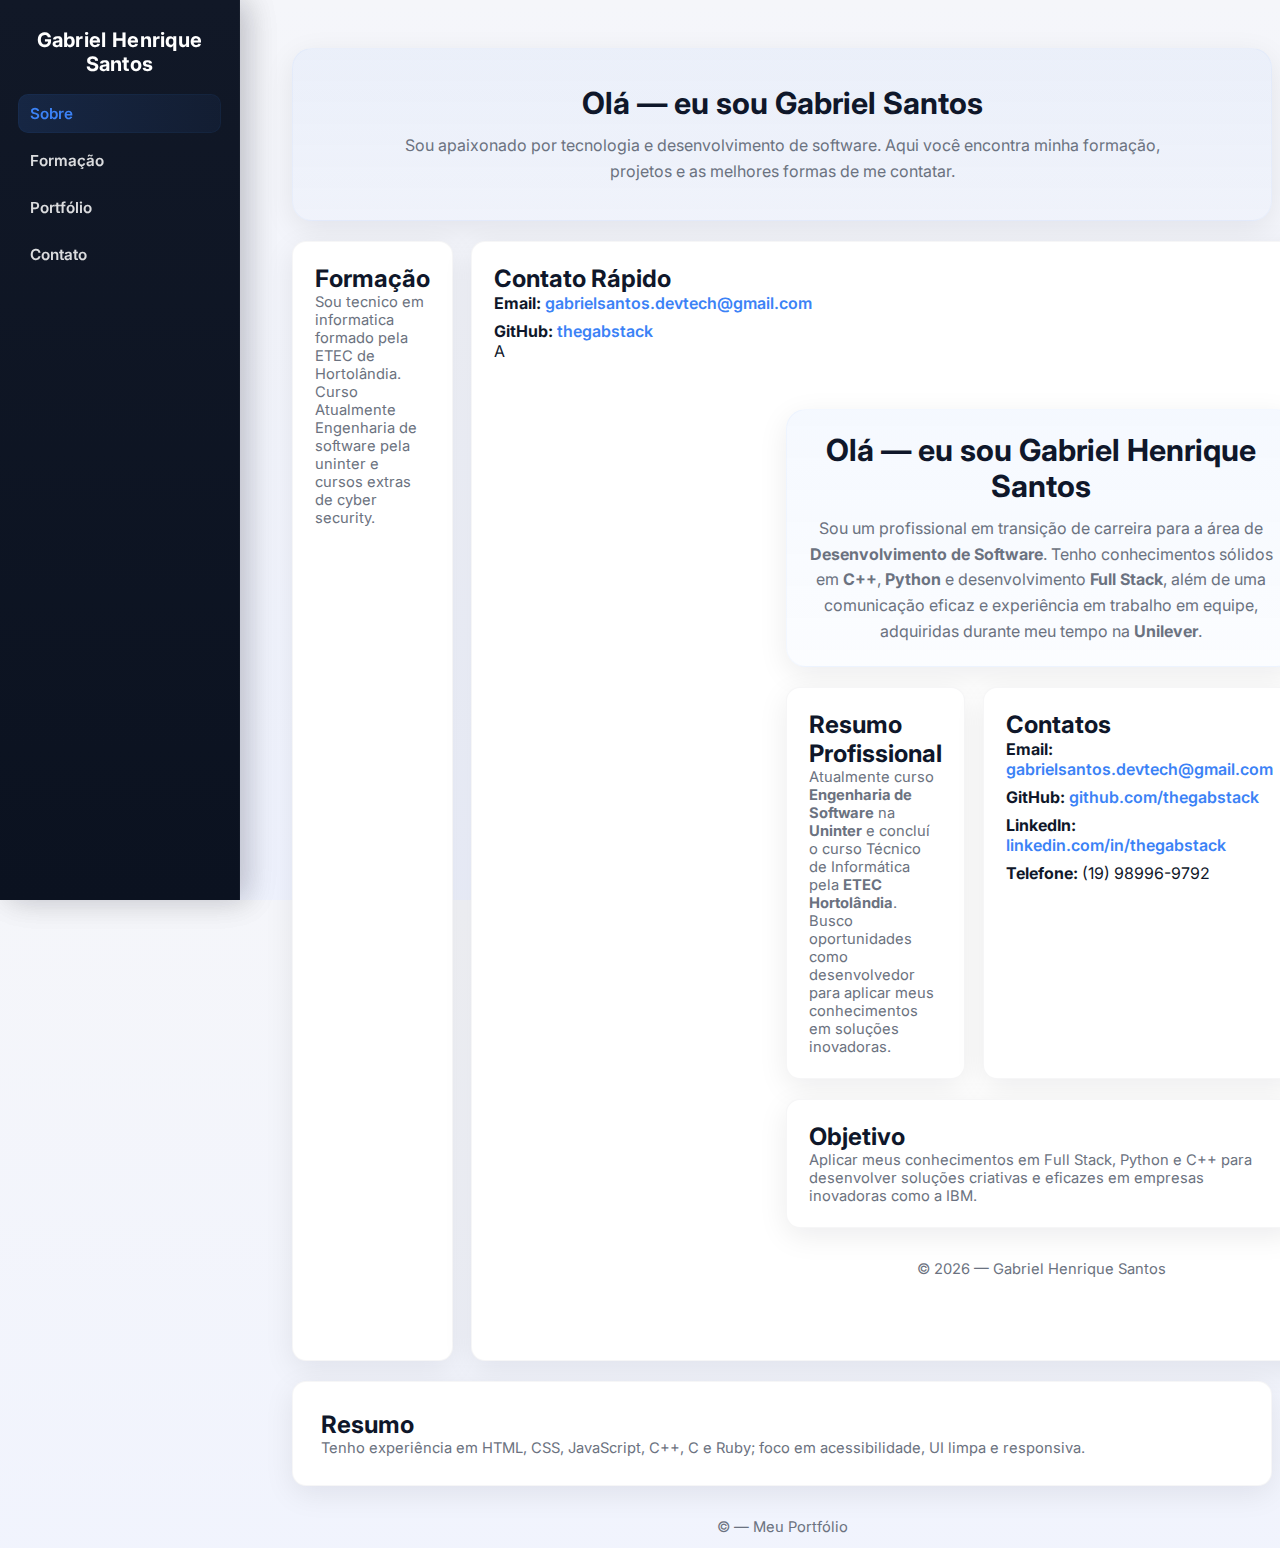
<file: index.html>
<!DOCTYPE html>
<html lang="pt-BR">
<head>
  <meta charset="utf-8" />
  <meta name="viewport" content="width=device-width,initial-scale=1" />
  <title>Meu Portfólio — Sobre</title>
  <link href="https://fonts.googleapis.com/css2?family=Inter:wght@400;600;700&display=swap" rel="stylesheet">
  <link rel="stylesheet" href="styles.css">
</head>
<body>
  <aside class="sidebar" aria-label="Navegação principal">
    <div class="brand">Meu Portfólio</div>
    <nav>
      <ul>
        <li><a href="index.html" class="active">Sobre</a></li>
        <li><a href="formacao.html">Formação</a></li>
        <li><a href="portfolio.html">Portfólio</a></li>
        <li><a href="contato.html">Contato</a></li>
      </ul>
    </nav>
  </aside>

  <div class="wrapper">
    <div class="container">
      <section class="card hero" id="sobre">
        <h1>Olá — eu sou Gabriel Santos</h1>
        <p>Sou apaixonado por tecnologia e desenvolvimento de software. Aqui você encontra minha formação, projetos e as melhores formas de me contatar.</p>
      </section>

      <section class="section-grid">
        <article class="card">
          <h2>Formação</h2>
          <p class="small">Sou tecnico em informatica formado pela ETEC de Hortolândia. Curso Atualmente Engenharia de software pela uninter e cursos extras de cyber security.</p>
        </article>

        <article class="card">
          <h2>Contato Rápido</h2>
          <ul class="contact-info">
            <li><strong>Email:</strong> <a href="gabrielsantos.devtech@gmail.com">gabrielsantos.devtech@gmail.com</a></li>
            <li><strong>GitHub:</strong> <a href="https://github.com/thegabstack" target="_blank" rel="noopener">thegabstack</a></li>
          </ul>
A<!DOCTYPE html>
<html lang="pt-BR">
<head>
  <meta charset="utf-8" />
  <meta name="viewport" content="width=device-width,initial-scale=1" />
  <title>Gabriel Henrique Santos — Sobre</title>
  <link href="https://fonts.googleapis.com/css2?family=Inter:wght@400;600;700&display=swap" rel="stylesheet">
  <link rel="stylesheet" href="styles.css">
</head>
<body>
  <aside class="sidebar" aria-label="Navegação principal">
    <div class="brand">Gabriel Henrique Santos</div>
    <nav>
      <ul>
        <li><a href="index.html" class="active">Sobre</a></li>
        <li><a href="formacao.html">Formação</a></li>
        <li><a href="portfolio.html">Portfólio</a></li>
        <li><a href="contato.html">Contato</a></li>
      </ul>
    </nav>
  </aside>

  <div class="wrapper">
    <div class="container">
      <section class="card hero" id="sobre">
        <h1>Olá — eu sou Gabriel Henrique Santos</h1>
        <p>Sou um profissional em transição de carreira para a área de <strong>Desenvolvimento de Software</strong>. Tenho conhecimentos sólidos em <strong>C++</strong>, <strong>Python</strong> e desenvolvimento <strong>Full Stack</strong>, além de uma comunicação eficaz e experiência em trabalho em equipe, adquiridas durante meu tempo na <strong>Unilever</strong>.</p>
      </section>

      <section class="section-grid">
        <article class="card">
          <h2>Resumo Profissional</h2>
          <p class="small">Atualmente curso <strong>Engenharia de Software</strong> na <strong>Uninter</strong> e concluí o curso Técnico de Informática pela <strong>ETEC Hortolândia</strong>. Busco oportunidades como desenvolvedor para aplicar meus conhecimentos em soluções inovadoras.</p>
        </article>

        <article class="card">
          <h2>Contatos</h2>
          <ul class="contact-info">
            <li><strong>Email:</strong> <a href="mailto:gabrielsantos.devtech@gmail.com">gabrielsantos.devtech@gmail.com</a></li>
            <li><strong>GitHub:</strong> <a href="https://github.com/thegabstack" target="_blank" rel="noopener">github.com/thegabstack</a></li>
            <li><strong>LinkedIn:</strong> <a href="https://linkedin.com/in/thegabstack" target="_blank" rel="noopener">linkedin.com/in/thegabstack</a></li>
            <li><strong>Telefone:</strong> (19) 98996-9792</li>
          </ul>
        </article>
      </section>

      <section class="card">
        <h2>Objetivo</h2>
        <p class="small">Aplicar meus conhecimentos em Full Stack, Python e C++ para desenvolver soluções criativas e eficazes em empresas inovadoras como a IBM.</p>
      </section>

      <div class="footer small">© <span id="year"></span> — Gabriel Henrique Santos</div>
    </div>
  </div>

  <script src="main.js"></script>
  <script>
    document.getElementById('year').textContent = new Date().getFullYear();
  </script>
</body>
</html>
      </section>

      <section class="card">
        <h2>Resumo</h2>
        <p class="small">Tenho experiência em HTML, CSS, JavaScript, C++, C e Ruby; foco em acessibilidade, UI limpa e responsiva.</p>
      </section>

      <div class="footer small">© <span id="year"></span> — Meu Portfólio</div>
    </div>
  </div>

  <script src="main.js"></script>
  <script>

    document.getElementById('year').textContent = new Date().getFullYear();
  </script>
</body>
</html>
</file>
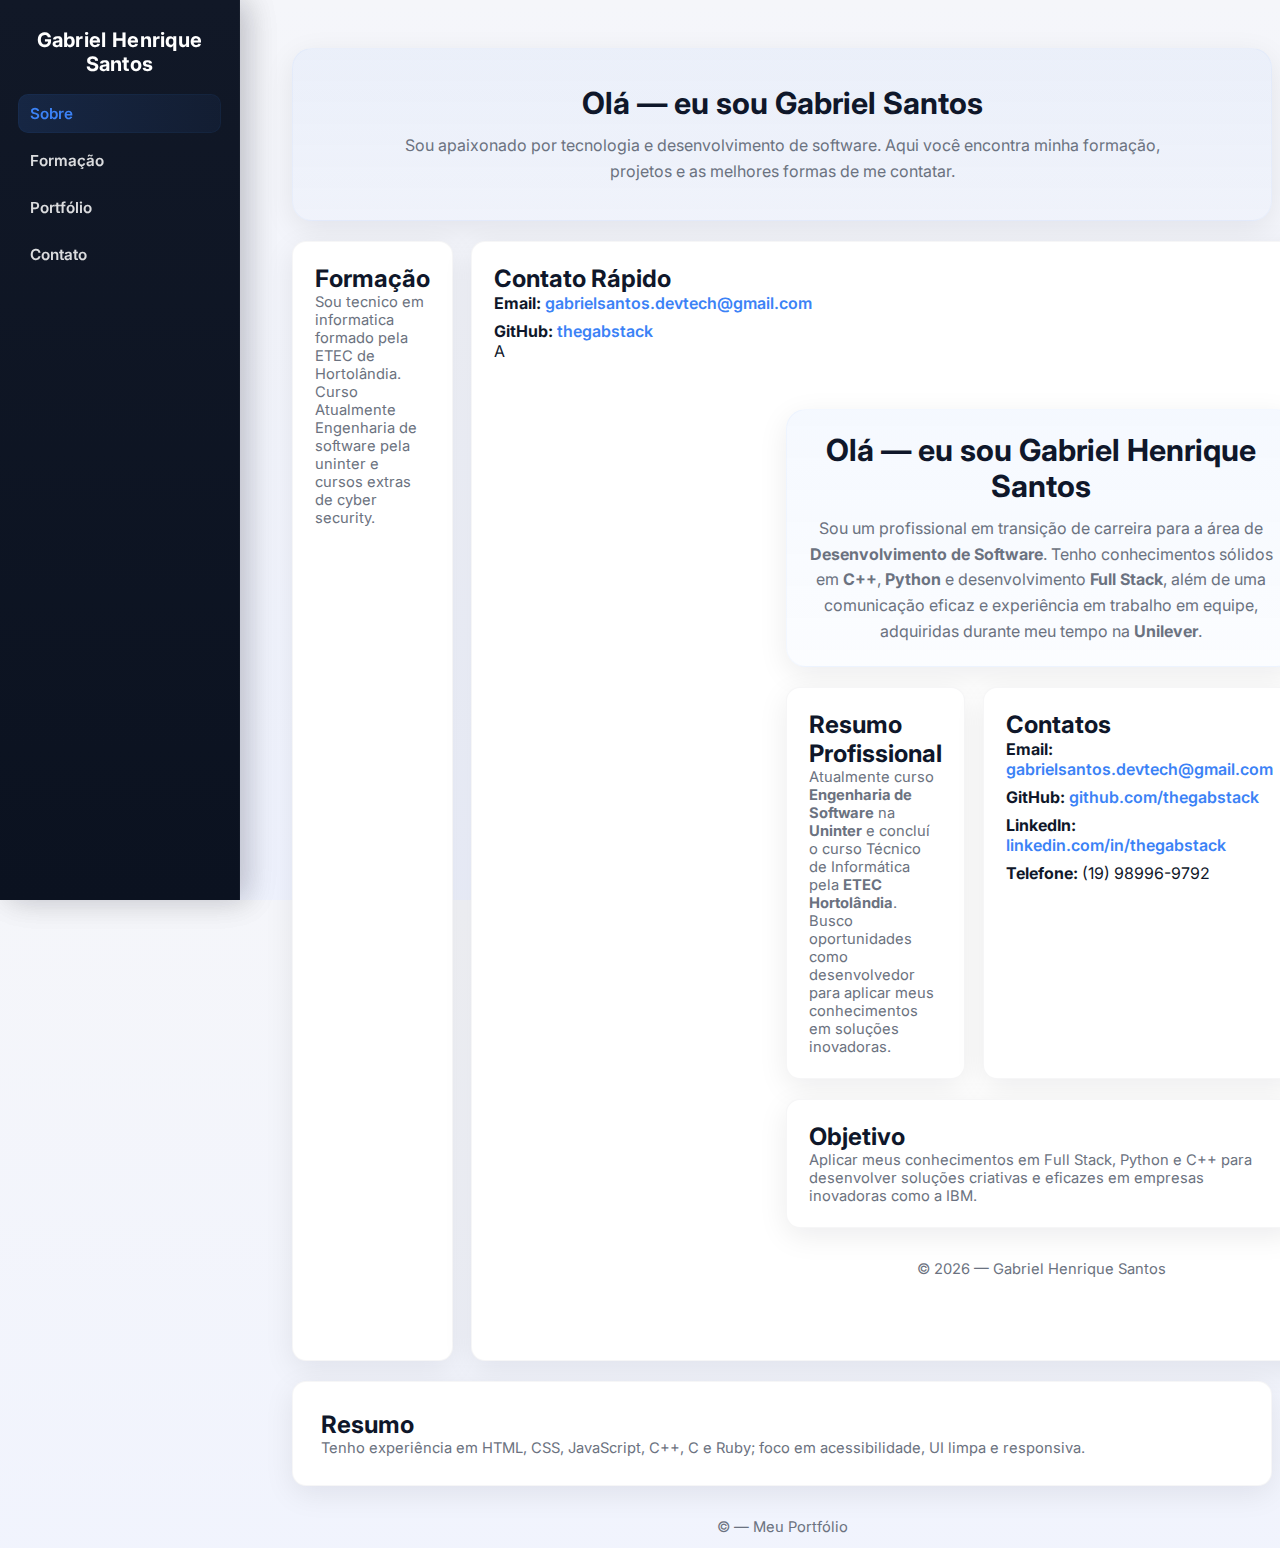
<file: projet/index.html>
<!DOCTYPE html>
<html lang="pt-BR">
<head>
  <meta charset="utf-8" />
  <meta name="viewport" content="width=device-width,initial-scale=1" />
  <title>Meu Portfólio — Sobre</title>
  <link href="https://fonts.googleapis.com/css2?family=Inter:wght@400;600;700&display=swap" rel="stylesheet">
  <link rel="stylesheet" href="styles.css">
</head>
<body>
  <aside class="sidebar" aria-label="Navegação principal">
    <div class="brand">Meu Portfólio</div>
    <nav>
      <ul>
        <li><a href="index.html" class="active">Sobre</a></li>
        <li><a href="formacao.html">Formação</a></li>
        <li><a href="portfolio.html">Portfólio</a></li>
        <li><a href="contato.html">Contato</a></li>
      </ul>
    </nav>
  </aside>

  <div class="wrapper">
    <div class="container">
      <section class="card hero" id="sobre">
        <h1>Olá — eu sou Gabriel Santos</h1>
        <p>Sou apaixonado por tecnologia e desenvolvimento de software. Aqui você encontra minha formação, projetos e as melhores formas de me contatar.</p>
      </section>

      <section class="section-grid">
        <article class="card">
          <h2>Formação</h2>
          <p class="small">Sou tecnico em informatica formado pela ETEC de Hortolândia. Curso Atualmente Engenharia de software pela uninter e cursos extras de cyber security.</p>
        </article>

        <article class="card">
          <h2>Contato Rápido</h2>
          <ul class="contact-info">
            <li><strong>Email:</strong> <a href="gabrielsantos.devtech@gmail.com">gabrielsantos.devtech@gmail.com</a></li>
            <li><strong>GitHub:</strong> <a href="https://github.com/thegabstack" target="_blank" rel="noopener">thegabstack</a></li>
          </ul>
A<!DOCTYPE html>
<html lang="pt-BR">
<head>
  <meta charset="utf-8" />
  <meta name="viewport" content="width=device-width,initial-scale=1" />
  <title>Gabriel Henrique Santos — Sobre</title>
  <link href="https://fonts.googleapis.com/css2?family=Inter:wght@400;600;700&display=swap" rel="stylesheet">
  <link rel="stylesheet" href="styles.css">
</head>
<body>
  <aside class="sidebar" aria-label="Navegação principal">
    <div class="brand">Gabriel Henrique Santos</div>
    <nav>
      <ul>
        <li><a href="index.html" class="active">Sobre</a></li>
        <li><a href="formacao.html">Formação</a></li>
        <li><a href="portfolio.html">Portfólio</a></li>
        <li><a href="contato.html">Contato</a></li>
      </ul>
    </nav>
  </aside>

  <div class="wrapper">
    <div class="container">
      <section class="card hero" id="sobre">
        <h1>Olá — eu sou Gabriel Henrique Santos</h1>
        <p>Sou um profissional em transição de carreira para a área de <strong>Desenvolvimento de Software</strong>. Tenho conhecimentos sólidos em <strong>C++</strong>, <strong>Python</strong> e desenvolvimento <strong>Full Stack</strong>, além de uma comunicação eficaz e experiência em trabalho em equipe, adquiridas durante meu tempo na <strong>Unilever</strong>.</p>
      </section>

      <section class="section-grid">
        <article class="card">
          <h2>Resumo Profissional</h2>
          <p class="small">Atualmente curso <strong>Engenharia de Software</strong> na <strong>Uninter</strong> e concluí o curso Técnico de Informática pela <strong>ETEC Hortolândia</strong>. Busco oportunidades como desenvolvedor para aplicar meus conhecimentos em soluções inovadoras.</p>
        </article>

        <article class="card">
          <h2>Contatos</h2>
          <ul class="contact-info">
            <li><strong>Email:</strong> <a href="mailto:gabrielsantos.devtech@gmail.com">gabrielsantos.devtech@gmail.com</a></li>
            <li><strong>GitHub:</strong> <a href="https://github.com/thegabstack" target="_blank" rel="noopener">github.com/thegabstack</a></li>
            <li><strong>LinkedIn:</strong> <a href="https://linkedin.com/in/thegabstack" target="_blank" rel="noopener">linkedin.com/in/thegabstack</a></li>
            <li><strong>Telefone:</strong> (19) 98996-9792</li>
          </ul>
        </article>
      </section>

      <section class="card">
        <h2>Objetivo</h2>
        <p class="small">Aplicar meus conhecimentos em Full Stack, Python e C++ para desenvolver soluções criativas e eficazes em empresas inovadoras como a IBM.</p>
      </section>

      <div class="footer small">© <span id="year"></span> — Gabriel Henrique Santos</div>
    </div>
  </div>

  <script src="main.js"></script>
  <script>
    document.getElementById('year').textContent = new Date().getFullYear();
  </script>
</body>
</html>
      </section>

      <section class="card">
        <h2>Resumo</h2>
        <p class="small">Tenho experiência em HTML, CSS, JavaScript, C++, C e Ruby; foco em acessibilidade, UI limpa e responsiva.</p>
      </section>

      <div class="footer small">© <span id="year"></span> — Meu Portfólio</div>
    </div>
  </div>

  <script src="main.js"></script>
  <script>
    // preencher ano no footer
    document.getElementById('year').textContent = new Date().getFullYear();
  </script>
</body>
</html>
</file>
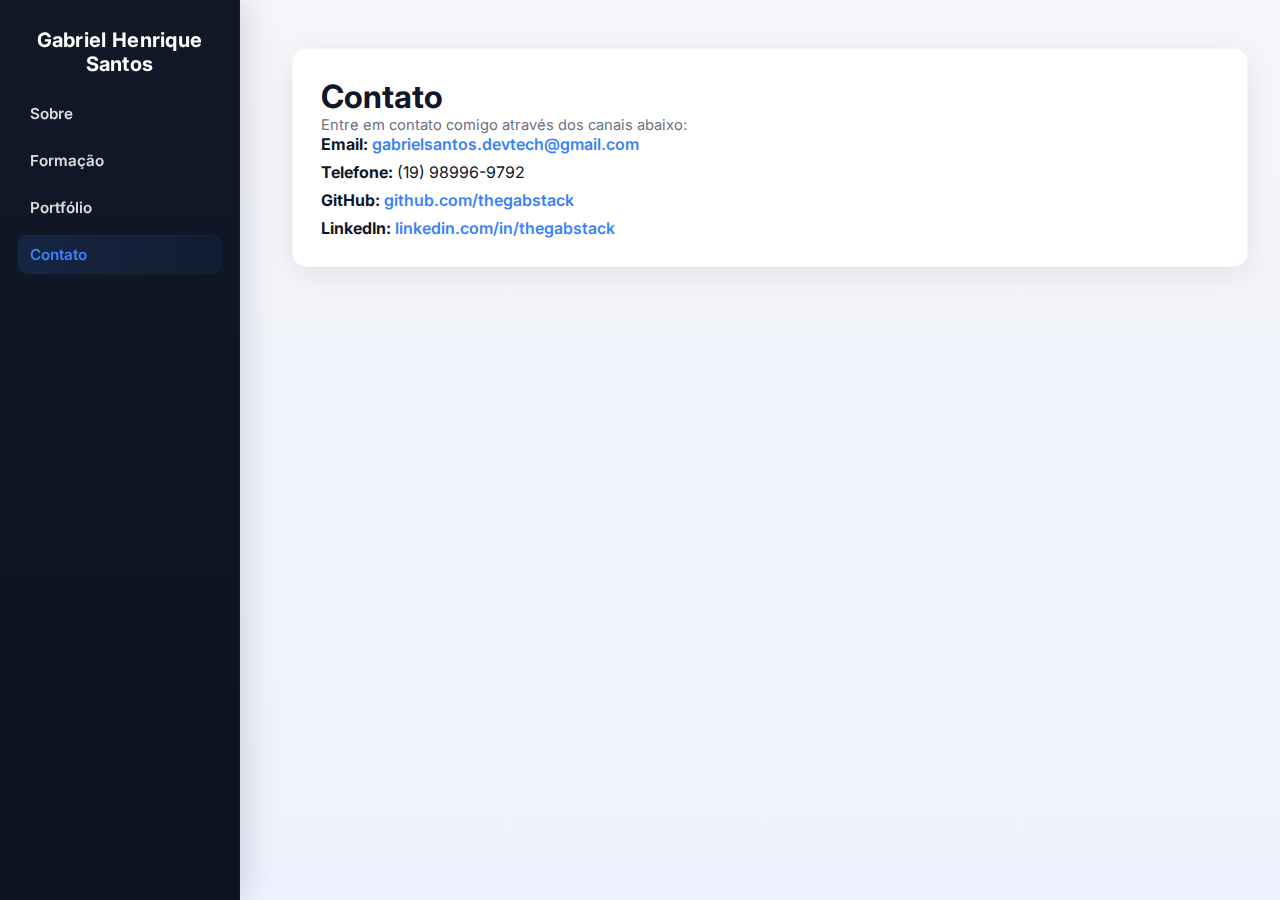
<file: contato.html>
<!DOCTYPE html>
<html lang="pt-BR">
<head>
  <meta charset="utf-8" />
  <meta name="viewport" content="width=device-width,initial-scale=1" />
  <title>Contato — Gabriel Henrique Santos</title>
  <link href="https://fonts.googleapis.com/css2?family=Inter:wght@400;600;700&display=swap" rel="stylesheet">
  <link rel="stylesheet" href="styles.css">
</head>
<body>
  <aside class="sidebar">
    <div class="brand">Gabriel Henrique Santos</div>
    <nav>
      <ul>
        <li><a href="index.html">Sobre</a></li>
        <li><a href="formacao.html">Formação</a></li>
        <li><a href="portfolio.html">Portfólio</a></li>
        <li><a href="contato.html" class="active">Contato</a></li>
      </ul>
    </nav>
  </aside>

  <div class="wrapper">
    <div class="container">
      <main class="card">
        <h1>Contato</h1>
        <p class="small">Entre em contato comigo através dos canais abaixo:</p>
        <ul class="contact-info">
          <li><strong>Email:</strong> <a href="mailto:gabrielsantos.devtech@gmail.com">gabrielsantos.devtech@gmail.com</a></li>
          <li><strong>Telefone:</strong> (19) 98996-9792</li>
          <li><strong>GitHub:</strong> <a href="https://github.com/thegabstack" target="_blank" rel="noopener">github.com/thegabstack</a></li>
          <li><strong>LinkedIn:</strong> <a href="https://linkedin.com/in/thegabstack" target="_blank" rel="noopener">linkedin.com/in/thegabstack</a></li>
        </ul>
      </main>
    </div>
  </div>

  <script src="main.js"></script>
</body>
</html>
</file>
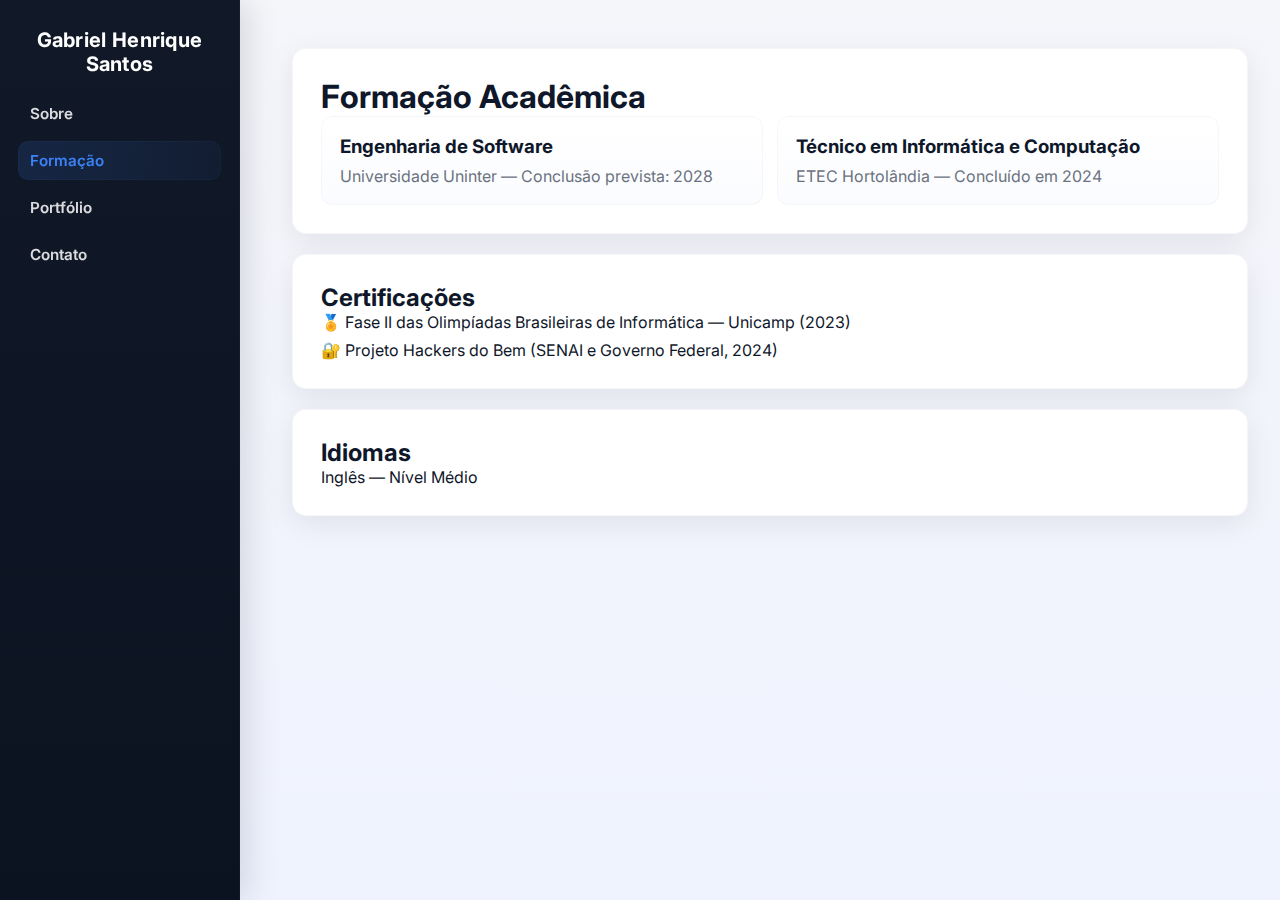
<file: formacao.html>
<!DOCTYPE html>
<html lang="pt-BR">
<head>
  <meta charset="utf-8" />
  <meta name="viewport" content="width=device-width,initial-scale=1" />
  <title>Formação — Gabriel Henrique Santos</title>
  <link href="https://fonts.googleapis.com/css2?family=Inter:wght@400;600;700&display=swap" rel="stylesheet">
  <link rel="stylesheet" href="styles.css">
</head>
<body>
  <aside class="sidebar">
    <div class="brand">Gabriel Henrique Santos</div>
    <nav>
      <ul>
        <li><a href="index.html">Sobre</a></li>
        <li><a href="formacao.html" class="active">Formação</a></li>
        <li><a href="portfolio.html">Portfólio</a></li>
        <li><a href="contato.html">Contato</a></li>
      </ul>
    </nav>
  </aside>

  <div class="wrapper">
    <div class="container">
      <main class="card">
        <h1>Formação Acadêmica</h1>
        <div class="projects">
          <div class="project">
            <h3>Engenharia de Software</h3>
            <p>Universidade Uninter — Conclusão prevista: 2028</p>
          </div>
          <div class="project">
            <h3>Técnico em Informática e Computação</h3>
            <p>ETEC Hortolândia — Concluído em 2024</p>
          </div>
        </div>
      </main>

      <main class="card">
        <h2>Certificações</h2>
        <ul class="contact-info">
          <li>🏅 Fase II das Olimpíadas Brasileiras de Informática — Unicamp (2023)</li>
          <li>🔐 Projeto Hackers do Bem (SENAI e Governo Federal, 2024)</li>
        </ul>
      </main>

      <main class="card">
        <h2>Idiomas</h2>
        <p>Inglês — Nível Médio</p>
      </main>
    </div>
  </div>

  <script src="main.js"></script>
</body>
</html>
</file>
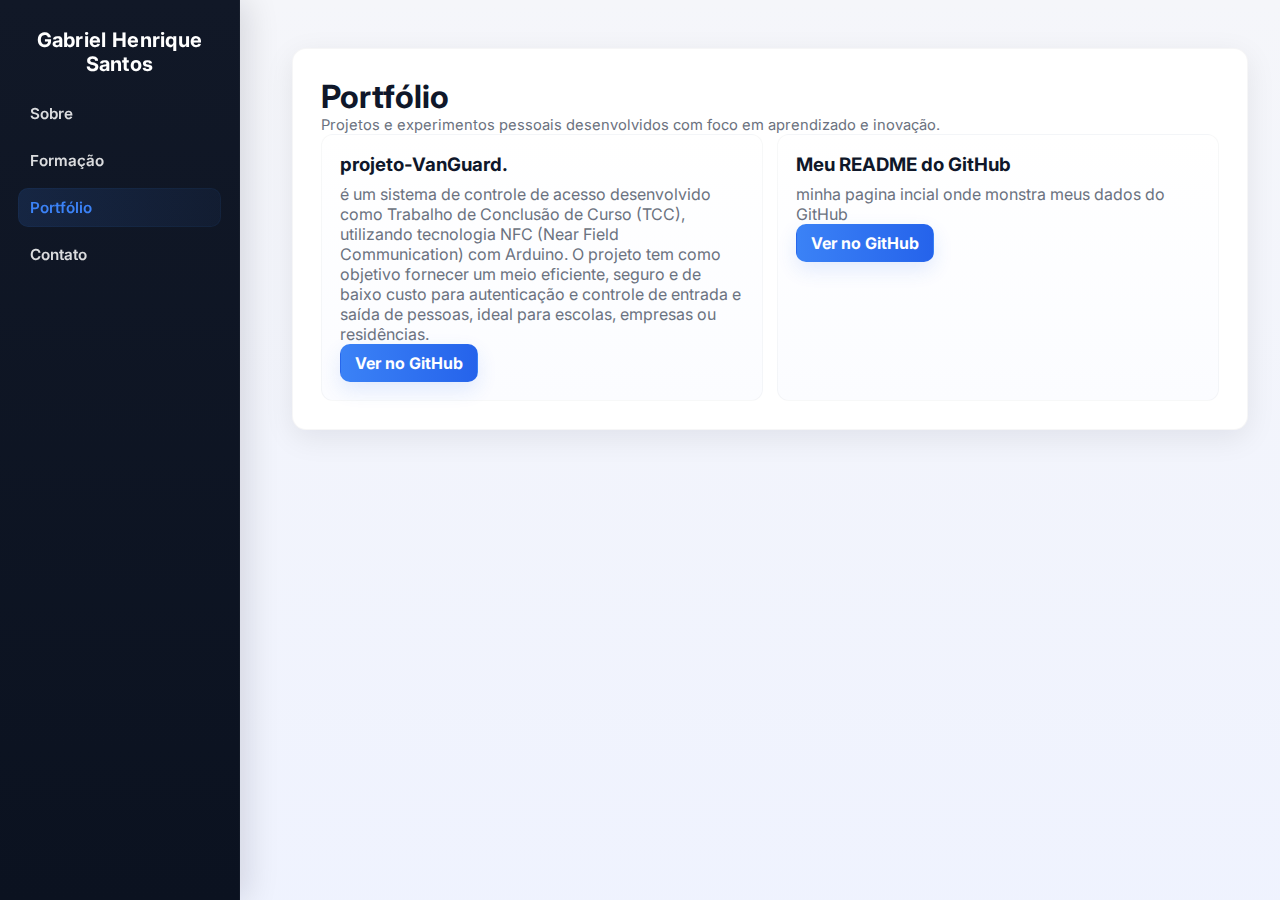
<file: portfolio.html>
<!DOCTYPE html>
<html lang="pt-BR">
<head>
  <meta charset="utf-8" />
  <meta name="viewport" content="width=device-width,initial-scale=1" />
  <title>Portfólio — Gabriel Henrique Santos</title>
  <link href="https://fonts.googleapis.com/css2?family=Inter:wght@400;600;700&display=swap" rel="stylesheet">
  <link rel="stylesheet" href="styles.css">
</head>
<body>
  <aside class="sidebar">
    <div class="brand">Gabriel Henrique Santos</div>
    <nav>
      <ul>
        <li><a href="index.html">Sobre</a></li>
        <li><a href="formacao.html">Formação</a></li>
        <li><a href="portfolio.html" class="active">Portfólio</a></li>
        <li><a href="contato.html">Contato</a></li>
      </ul>
    </nav>
  </aside>

  <div class="wrapper">
    <div class="container">
      <main class="card">
        <h1>Portfólio</h1>
        <p class="small">Projetos e experimentos pessoais desenvolvidos com foco em aprendizado e inovação.</p>

        <section class="projects">
          <article class="project">
            <h3>projeto-VanGuard.</h3>
            <p>é um sistema de controle de acesso desenvolvido como Trabalho de Conclusão de Curso (TCC), utilizando tecnologia NFC (Near Field Communication) com Arduino. O projeto tem como objetivo fornecer um meio eficiente, seguro e de baixo custo para autenticação e controle de entrada e saída de pessoas, ideal para escolas, empresas ou residências.</p>
            <a class="btn" href="https://github.com/thegabstack/projeto-VanGuard" target="_blank" rel="noopener">Ver no GitHub</a>
          </article>

          <article class="project">
            <h3>Meu README do GitHub</h3>
            <p>minha pagina incial onde monstra meus dados do GitHub</p>
            <a class="btn" href="https://github.com/thegabstack/thegabstack" target="_blank" rel="noopener">Ver no GitHub</a>
          </article>
        </section>
      </main>
    </div>
  </div>

  <script src="main.js"></script>
</body>
</html>
</file>
<file: styles.css>
/* styles.css - atualizado */
/* Paleta e variáveis */
:root{
  --bg: #f5f6fa;
  --surface: #fff;
  --text: #0f172a;
  --muted: #6b7280;
  --accent: #3b82f6; /* azul */
  --sidebar-bg: #111827;
  --glass: rgba(255,255,255,0.06);
  --radius: 14px;
  --shadow: 0 8px 30px rgba(2,6,23,0.08);
  --max-width: 980px;
  --gap: 20px;
  --font-sans: Inter, system-ui, -apple-system, "Segoe UI", Roboto, "Helvetica Neue", Arial;
}

/* Reset leve */
*{box-sizing:border-box;margin:0;padding:0}
html,body{height:100%}
body{
  font-family: var(--font-sans);
  background: linear-gradient(180deg,var(--bg), #eef2ff 120%);
  color:var(--text);
  -webkit-font-smoothing:antialiased;
  display:flex;
  min-height:100vh;
  overflow-x:hidden;
}

/* LAYOUT */
.sidebar{
  width:240px;
  min-width:200px;
  background:linear-gradient(180deg,var(--sidebar-bg), #0b1220);
  color: #fff;
  padding:28px 18px;
  position:fixed;
  left:0; top:0; bottom:0;
  display:flex;
  flex-direction:column;
  gap:12px;
  align-items:center;
  border-right: 1px solid rgba(255,255,255,0.03);
  z-index:50;
  box-shadow: 8px 0 30px rgba(2,6,23,0.12);
}

.brand{
  font-weight:700;
  font-size:1.25rem;
  letter-spacing:0.3px;
  margin-bottom:6px;
  text-align:center;
  width:100%;
}

.sidebar nav{width:100%}
.sidebar ul{list-style:none;width:100%;display:flex;flex-direction:column;gap:8px;padding:0}
.sidebar a{
  display:flex;
  align-items:center;
  gap:12px;
  text-decoration:none;
  color:rgba(255,255,255,0.85);
  padding:10px 12px;
  border-radius:10px;
  transition: all .22s ease;
  font-weight:600;
  font-size:0.95rem;
}
.sidebar a:hover{ transform:translateX(6px); color:var(--surface) }
.sidebar a.active{
  background: linear-gradient(90deg, rgba(59,130,246,0.14), rgba(59,130,246,0.06));
  box-shadow: inset 0 0 0 1px rgba(59,130,246,0.06);
  color:var(--accent);
  transform:none;
}

/* MAIN AREA */
.wrapper{
  margin-left:260px;
  flex:1;
  padding:48px 32px;
  display:flex;
  justify-content:center;
  align-items:flex-start;
}

.container{
  width:100%;
  max-width:var(--max-width);
  background:transparent;
  display:flex;
  flex-direction:column;
  gap:var(--gap);
}

/* Card / sections centralizados */
.card{
  background:var(--surface);
  border-radius:var(--radius);
  padding:28px;
  box-shadow: var(--shadow);
  border: 1px solid rgba(15,23,42,0.04);
}

/* HEADER / HERO */
.hero{
  display:flex;
  flex-direction:column;
  align-items:center;
  text-align:center;
  gap:12px;
  padding:36px;
  border-radius:20px;
  background: linear-gradient(180deg, rgba(59,130,246,0.05), rgba(59,130,246,0.02));
  border:1px solid rgba(59,130,246,0.04);
}
.hero h1{font-size:1.9rem;color:var(--text)}
.hero p{color:var(--muted); max-width:780px; line-height:1.6}

/* SECTIONS */
.section-grid{
  display:grid;
  grid-template-columns: repeat(2, 1fr);
  gap:18px;
}
.section-grid .card{padding:22px}

@media (max-width:880px){
  .section-grid{grid-template-columns: 1fr}
}

/* PROJECTS */
.projects{
  display:grid;
  grid-template-columns: repeat(auto-fit, minmax(220px,1fr));
  gap:14px;
}
.project{
  padding:18px;
  border-radius:12px;
  background:linear-gradient(180deg,var(--surface), #fbfcff);
  border:1px solid rgba(15,23,42,0.03);
  transition: transform .18s ease, box-shadow .18s ease;
}
.project:hover{ transform: translateY(-6px); box-shadow: 0 18px 40px rgba(2,6,23,0.08) }
.project h3{margin-bottom:8px}
.project p{color:var(--muted)}

/* CONTACT list */
.contact-info{list-style:none;display:flex;flex-direction:column;gap:8px}
.contact-info a{color:var(--accent);text-decoration:none;font-weight:600}

/* FOOTER small */
.footer{
  text-align:center;
  color:var(--muted);
  font-size:0.9rem;
  padding:12px 0;
}

/* RESPONSIVE: transform sidebar to top bar on small screens */
@media (max-width:760px){
  .sidebar{
    position:relative;
    width:100%;
    height:auto;
    flex-direction:row;
    justify-content:space-between;
    padding:14px 18px;
    gap:8px;
  }
  .wrapper{ margin-left:0; padding:18px }
  .brand{ font-size:1.05rem }
}

/* UTILS */
.center{display:flex;align-items:center;justify-content:center}
.small{font-size:0.92rem;color:var(--muted)}
.btn{
  display:inline-block;padding:8px 14px;border-radius:10px;text-decoration:none;font-weight:700;
  border:1px solid rgba(59,130,246,0.12);
  background:linear-gradient(90deg,var(--accent), #2563eb);
  color:#fff;
  box-shadow:0 8px 20px rgba(37,99,235,0.12);
}
</file>
<file: projet/styles.css>
/* styles.css - atualizado */
/* Paleta e variáveis */
:root{
  --bg: #f5f6fa;
  --surface: #fff;
  --text: #0f172a;
  --muted: #6b7280;
  --accent: #3b82f6; /* azul */
  --sidebar-bg: #111827;
  --glass: rgba(255,255,255,0.06);
  --radius: 14px;
  --shadow: 0 8px 30px rgba(2,6,23,0.08);
  --max-width: 980px;
  --gap: 20px;
  --font-sans: Inter, system-ui, -apple-system, "Segoe UI", Roboto, "Helvetica Neue", Arial;
}

/* Reset leve */
*{box-sizing:border-box;margin:0;padding:0}
html,body{height:100%}
body{
  font-family: var(--font-sans);
  background: linear-gradient(180deg,var(--bg), #eef2ff 120%);
  color:var(--text);
  -webkit-font-smoothing:antialiased;
  display:flex;
  min-height:100vh;
  overflow-x:hidden;
}

/* LAYOUT */
.sidebar{
  width:240px;
  min-width:200px;
  background:linear-gradient(180deg,var(--sidebar-bg), #0b1220);
  color: #fff;
  padding:28px 18px;
  position:fixed;
  left:0; top:0; bottom:0;
  display:flex;
  flex-direction:column;
  gap:12px;
  align-items:center;
  border-right: 1px solid rgba(255,255,255,0.03);
  z-index:50;
  box-shadow: 8px 0 30px rgba(2,6,23,0.12);
}

.brand{
  font-weight:700;
  font-size:1.25rem;
  letter-spacing:0.3px;
  margin-bottom:6px;
  text-align:center;
  width:100%;
}

.sidebar nav{width:100%}
.sidebar ul{list-style:none;width:100%;display:flex;flex-direction:column;gap:8px;padding:0}
.sidebar a{
  display:flex;
  align-items:center;
  gap:12px;
  text-decoration:none;
  color:rgba(255,255,255,0.85);
  padding:10px 12px;
  border-radius:10px;
  transition: all .22s ease;
  font-weight:600;
  font-size:0.95rem;
}
.sidebar a:hover{ transform:translateX(6px); color:var(--surface) }
.sidebar a.active{
  background: linear-gradient(90deg, rgba(59,130,246,0.14), rgba(59,130,246,0.06));
  box-shadow: inset 0 0 0 1px rgba(59,130,246,0.06);
  color:var(--accent);
  transform:none;
}

/* MAIN AREA */
.wrapper{
  margin-left:260px;
  flex:1;
  padding:48px 32px;
  display:flex;
  justify-content:center;
  align-items:flex-start;
}

.container{
  width:100%;
  max-width:var(--max-width);
  background:transparent;
  display:flex;
  flex-direction:column;
  gap:var(--gap);
}

/* Card / sections centralizados */
.card{
  background:var(--surface);
  border-radius:var(--radius);
  padding:28px;
  box-shadow: var(--shadow);
  border: 1px solid rgba(15,23,42,0.04);
}

/* HEADER / HERO */
.hero{
  display:flex;
  flex-direction:column;
  align-items:center;
  text-align:center;
  gap:12px;
  padding:36px;
  border-radius:20px;
  background: linear-gradient(180deg, rgba(59,130,246,0.05), rgba(59,130,246,0.02));
  border:1px solid rgba(59,130,246,0.04);
}
.hero h1{font-size:1.9rem;color:var(--text)}
.hero p{color:var(--muted); max-width:780px; line-height:1.6}

/* SECTIONS */
.section-grid{
  display:grid;
  grid-template-columns: repeat(2, 1fr);
  gap:18px;
}
.section-grid .card{padding:22px}

@media (max-width:880px){
  .section-grid{grid-template-columns: 1fr}
}

/* PROJECTS */
.projects{
  display:grid;
  grid-template-columns: repeat(auto-fit, minmax(220px,1fr));
  gap:14px;
}
.project{
  padding:18px;
  border-radius:12px;
  background:linear-gradient(180deg,var(--surface), #fbfcff);
  border:1px solid rgba(15,23,42,0.03);
  transition: transform .18s ease, box-shadow .18s ease;
}
.project:hover{ transform: translateY(-6px); box-shadow: 0 18px 40px rgba(2,6,23,0.08) }
.project h3{margin-bottom:8px}
.project p{color:var(--muted)}

/* CONTACT list */
.contact-info{list-style:none;display:flex;flex-direction:column;gap:8px}
.contact-info a{color:var(--accent);text-decoration:none;font-weight:600}

/* FOOTER small */
.footer{
  text-align:center;
  color:var(--muted);
  font-size:0.9rem;
  padding:12px 0;
}

/* RESPONSIVE: transform sidebar to top bar on small screens */
@media (max-width:760px){
  .sidebar{
    position:relative;
    width:100%;
    height:auto;
    flex-direction:row;
    justify-content:space-between;
    padding:14px 18px;
    gap:8px;
  }
  .wrapper{ margin-left:0; padding:18px }
  .brand{ font-size:1.05rem }
}

/* UTILS */
.center{display:flex;align-items:center;justify-content:center}
.small{font-size:0.92rem;color:var(--muted)}
.btn{
  display:inline-block;padding:8px 14px;border-radius:10px;text-decoration:none;font-weight:700;
  border:1px solid rgba(59,130,246,0.12);
  background:linear-gradient(90deg,var(--accent), #2563eb);
  color:#fff;
  box-shadow:0 8px 20px rgba(37,99,235,0.12);
}
</file>
